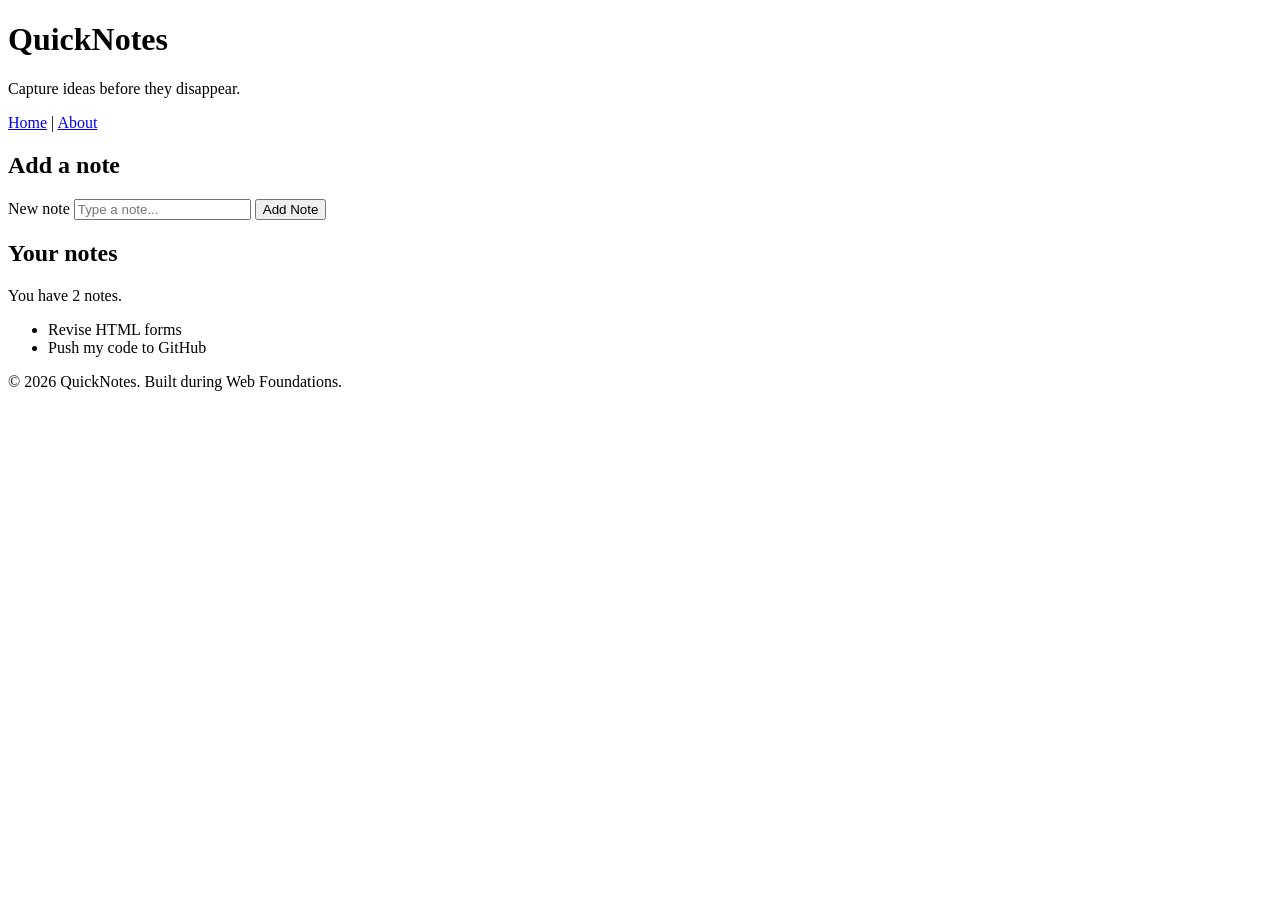
<file: day1/index.html>
<!DOCTYPE html>
<html lang="en">
  <head>
    <meta charset="UTF-8" />
    <meta name="viewport" content="width=device-width, initial-scale=1.0" />
    <title>QuickNotes - Home</title>
  </head>
  <body>
    <header>
      <h1>QuickNotes</h1>
      <p>Capture ideas before they disappear.</p>
      <nav>
        <a href="index.html">Home</a> |
        <a href="about.html">About</a>
      </nav>
    </header>

    <main>
      <section>
        <h2>Add a note</h2>
        <form id="note-form">
          <label for="note-input">New note</label>
          <input
            type="text"
            id="note-input"
            name="note"
            placeholder="Type a note..."
            required
          />
          <button type="submit">Add Note</button>
        </form>
      </section>

      <section>
        <h2>Your notes</h2>
        <p id="note-count">You have 2 notes.</p>
        <ul id="notes-list">
          <li>Revise HTML forms</li>
          <li>Push my code to GitHub</li>
        </ul>
      </section>
    </main>

    <footer>
      <p>&copy; 2026 QuickNotes. Built during Web Foundations.</p>
    </footer>
  </body>
</html>
</file>
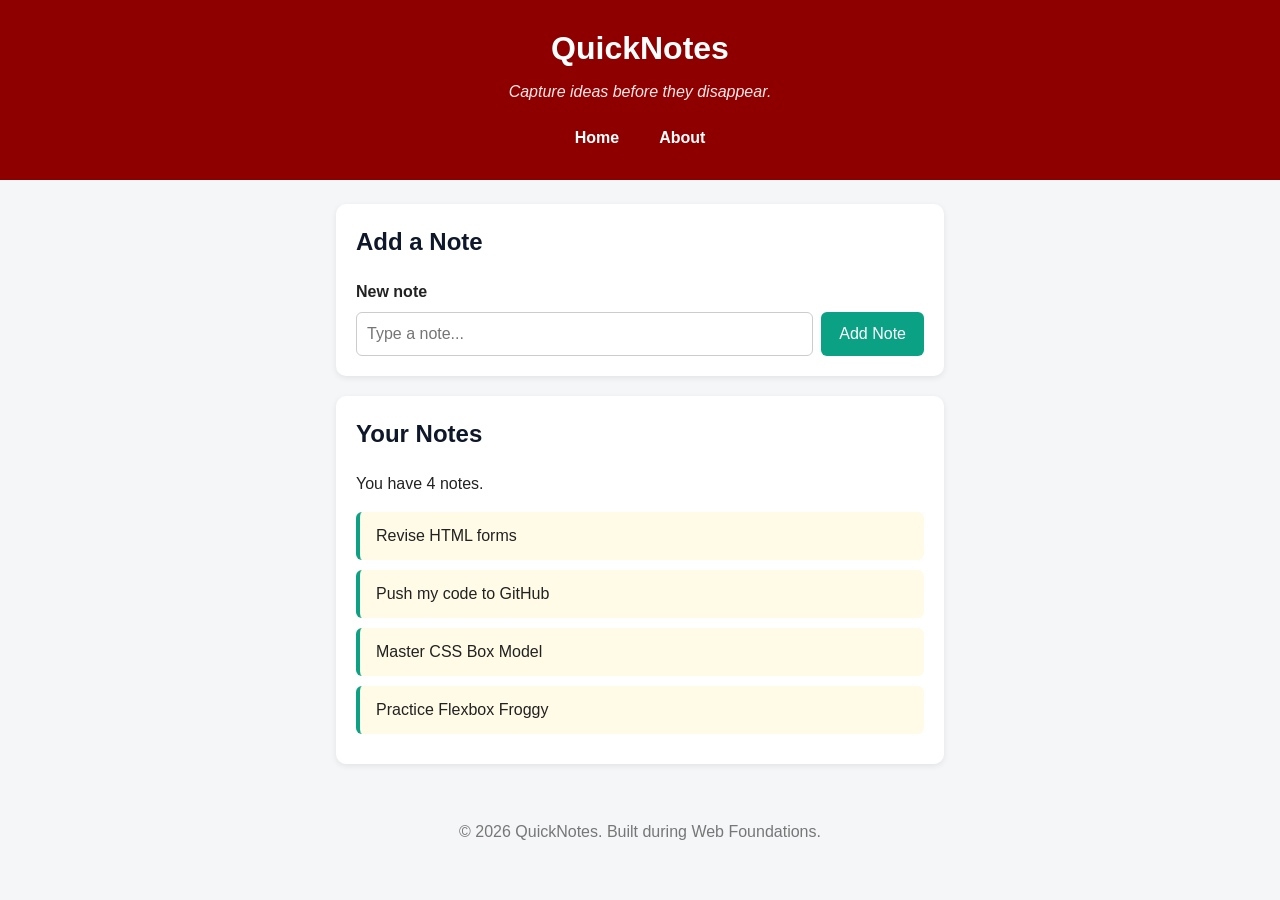
<file: day2/index.html>
<!DOCTYPE html>
<html lang="en">
  <head>
    <meta charset="UTF-8" />
    <meta name="viewport" content="width=device-width, initial-scale=1.0" />
    <title>QuickNotes - Home</title>
    <link rel="stylesheet" href="style.css" />
  </head>
  <body>
    <header>
      <h1>QuickNotes</h1>
      <p>Capture ideas before they disappear.</p>
      <nav>
        <a href="index.html">Home</a>
        <a href="about.html">About</a>
      </nav>
    </header>

    <main>
      <section>
        <h2>Add a Note</h2>
        <form id="note-form">
          <label for="note-input">New note</label>
          <input type="text" id="note-input" placeholder="Type a note..." />
          <button type="submit">Add Note</button>
        </form>
      </section>

      <section>
        <h2>Your Notes</h2>
        <p id="note-count">You have 4 notes.</p>
        <ul id="notes-list">
          <li class="note">Revise HTML forms</li>
          <li class="note">Push my code to GitHub</li>
          <li class="note">Master CSS Box Model</li>
          <li class="note">Practice Flexbox Froggy</li>
        </ul>
      </section>
    </main>

    <footer>
      <p>&copy; 2026 QuickNotes. Built during Web Foundations.</p>
    </footer>
  </body>
</html>
</file>
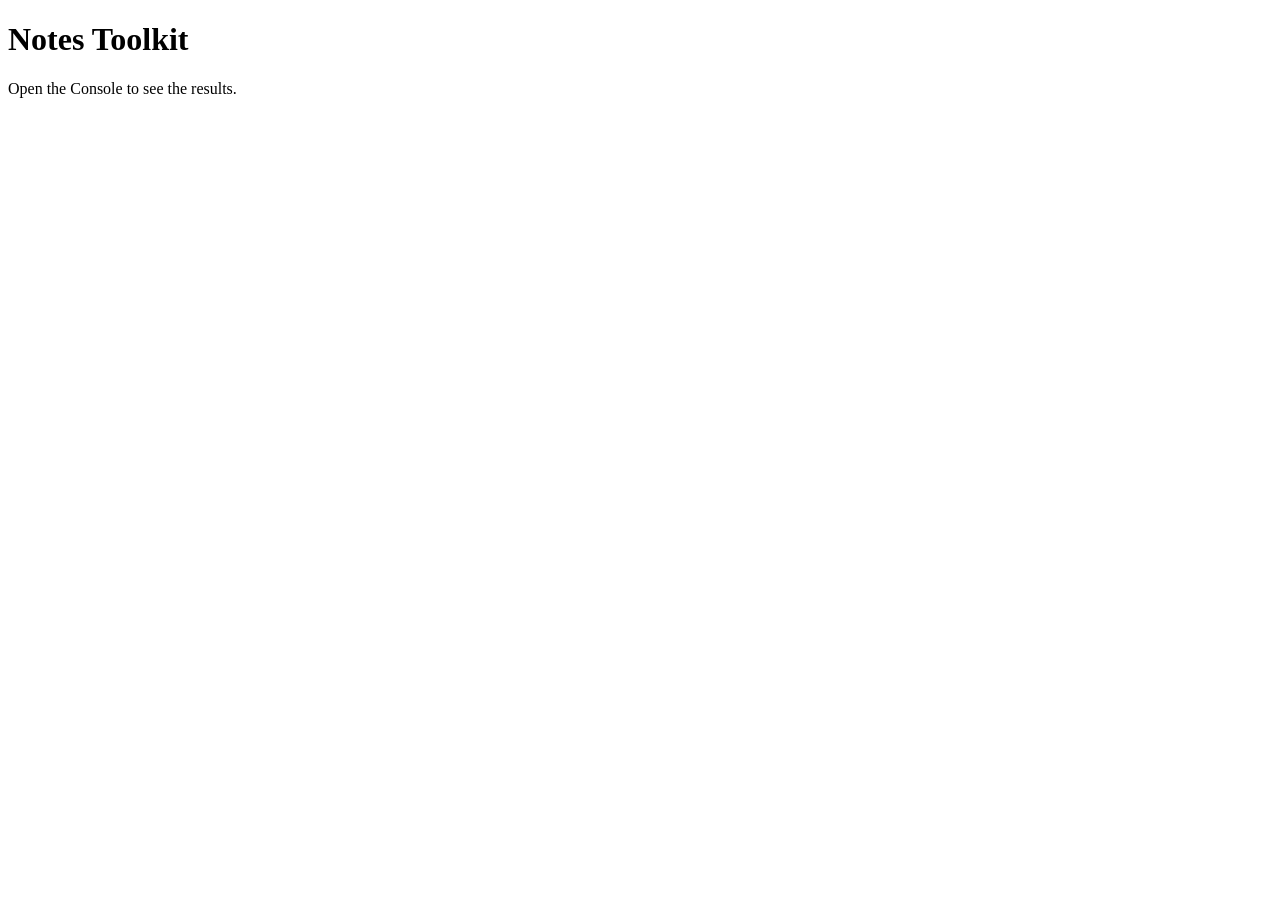
<file: day3/index.html>
<!DOCTYPE html>
<html lang="en">
<head>
  <meta charset="UTF-8" />
  <meta name="viewport" content="width=device-width, initial-scale=1.0" />
  <title>Notes Toolkit</title>
  <script src="script.js" defer></script>
</head>
<body>
  <h1>Notes Toolkit</h1>
  <p>Open the Console to see the results.</p>
</body>
</html>
</file>
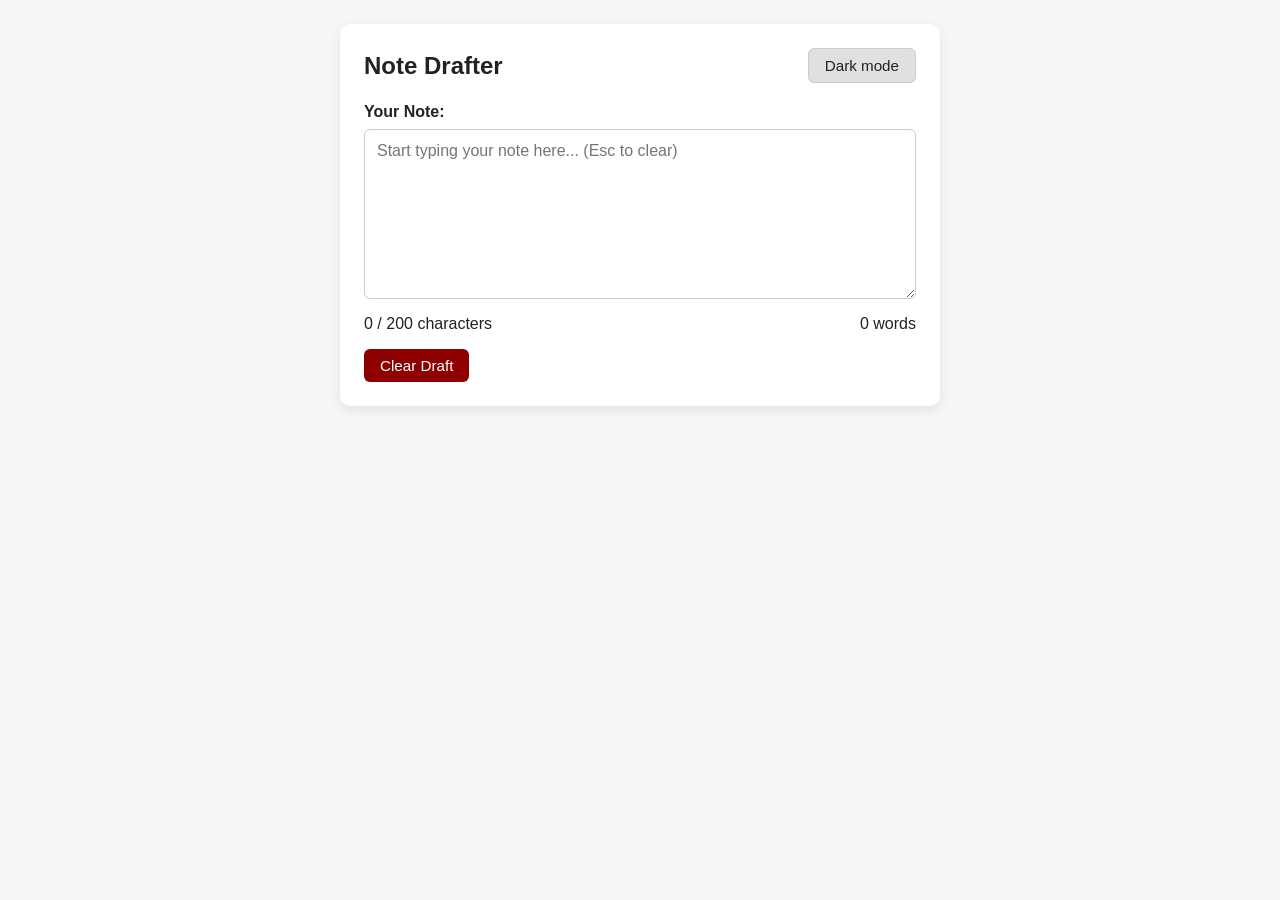
<file: day4/index.html>
<!DOCTYPE html>
<html lang="en">
  <head>
    <meta charset="UTF-8" />
    <meta name="viewport" content="width=device-width, initial-scale=1.0" />
    <title>Live Character Counter & Dark Mode</title>
    <link rel="stylesheet" href="style.css" />
    <script src="script.js" defer></script>
  </head>
  <body>
    <div class="container">
      <header>
        <h1>Note Drafter</h1>
        <button id="theme-toggle" type="button">Dark mode</button>
      </header>

      <main>
        <label for="note-text">Your Note:</label>
        <textarea
          id="note-text"
          rows="8"
          placeholder="Start typing your note here... (Esc to clear)"
        ></textarea>

        <div class="stats-panel">
          <p id="char-count">0 / 200 characters</p>
          <p id="word-count">0 words</p>
        </div>

        <button id="clear-btn" type="button">Clear Draft</button>
      </main>
    </div>
  </body>
</html>
</file>
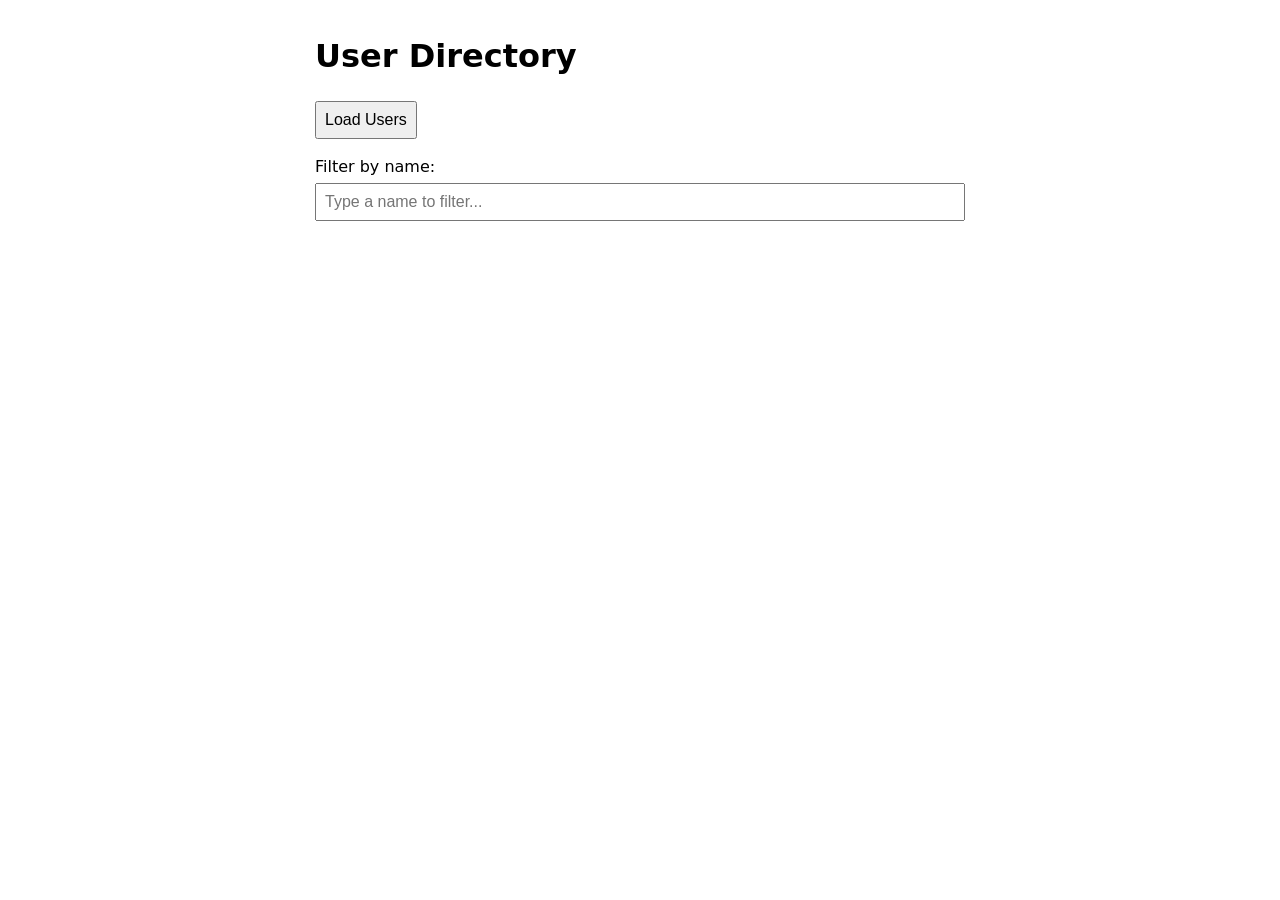
<file: day5/index.html>
<!DOCTYPE html>
<html lang="en">
<head>
  <meta charset="UTF-8" />
  <meta name="viewport" content="width=device-width, initial-scale=1.0" />
  <title>User Directory</title>
  <script src="users.js" defer></script>
  <style>
    body {
      font-family: system-ui, -apple-system, sans-serif;
      max-width: 650px;
      margin: 2rem auto;
      padding: 0 1rem;
      line-height: 1.5;
    }
    .controls {
      display: flex;
      flex-direction: column;
      gap: 1rem;
      margin-bottom: 1.5rem;
    }
    .input-group {
      display: flex;
      flex-direction: column;
      gap: 0.25rem;
    }
    input, button {
      padding: 0.5rem;
      font-size: 1rem;
    }
    button {
      cursor: pointer;
      align-self: flex-start;
    }
    ul#users-list {
      list-style-type: none;
      padding: 0;
    }
    ul#users-list li {
      border: 1px solid #ccc;
      border-radius: 6px;
      padding: 0.75rem 1rem;
      margin-bottom: 0.75rem;
      background-color: #fafafa;
    }
    ul#users-list li strong {
      display: block;
      font-size: 1.1rem;
      color: #222;
    }
    #status {
      font-weight: 500;
      color: #555;
    }
  </style>
</head>
<body>
  <h1>User Directory</h1>

  <div class="controls">
    <button id="load-users">Load Users</button>

    <div class="input-group">
      <label for="filter-input">Filter by name:</label>
      <input type="text" id="filter-input" placeholder="Type a name to filter..." />
    </div>
  </div>

  <p id="status"></p>
  <ul id="users-list"></ul>
</body>
</html>
</file>
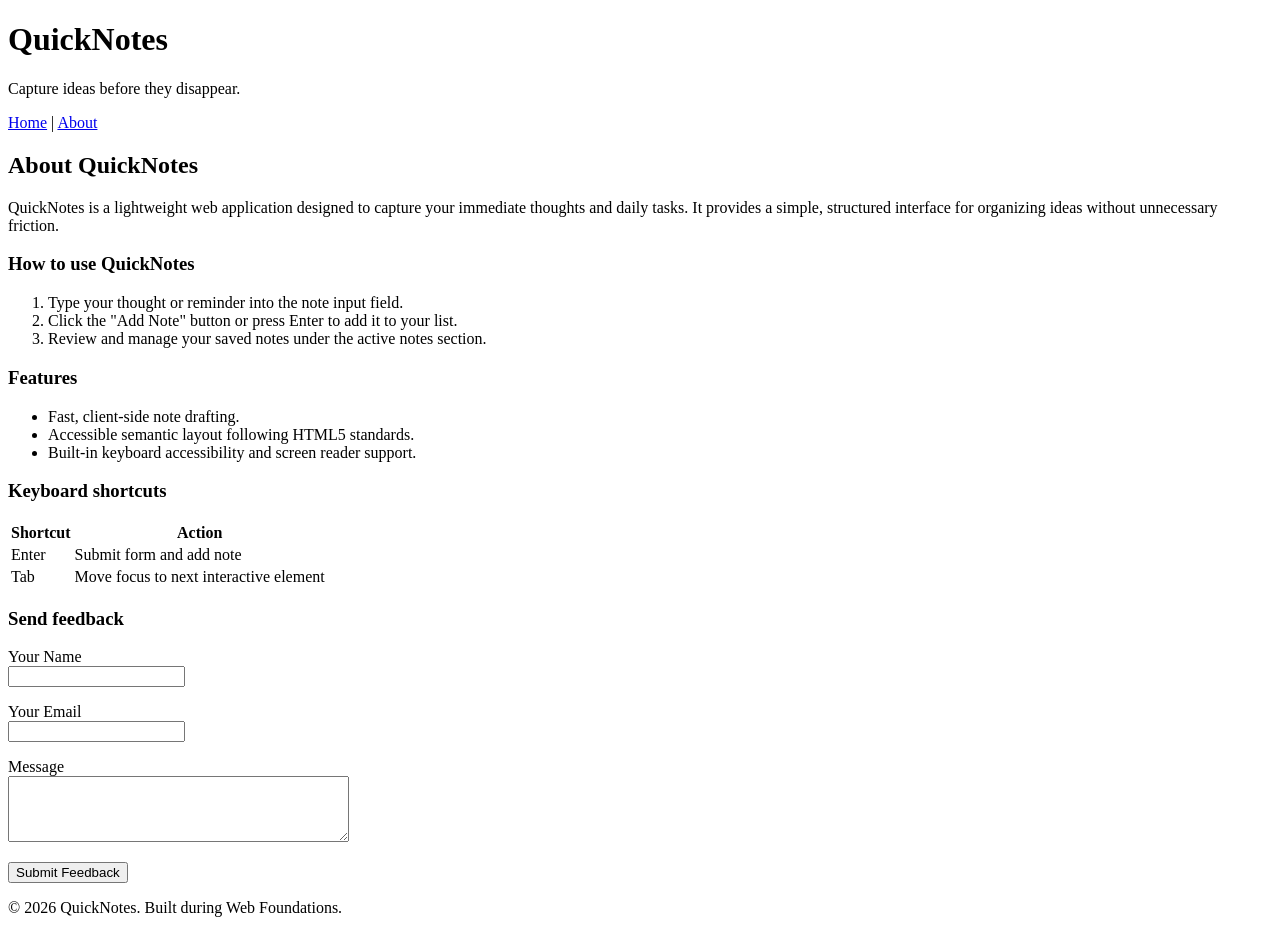
<file: day1/about.html>
<!DOCTYPE html>
<html lang="en">
  <head>
    <meta charset="UTF-8" />
    <meta name="viewport" content="width=device-width, initial-scale=1.0" />
    <title>QuickNotes - About</title>
  </head>
  <body>
    <header>
      <h1>QuickNotes</h1>
      <p>Capture ideas before they disappear.</p>
      <nav>
        <a href="index.html">Home</a> |
        <a href="about.html">About</a>
      </nav>
    </header>

    <main>
      <h2>About QuickNotes</h2>
      <p>
        QuickNotes is a lightweight web application designed to capture your immediate thoughts and daily tasks. It provides a simple, structured interface for organizing ideas without unnecessary friction.
      </p>

      <section>
        <h3>How to use QuickNotes</h3>
        <ol>
          <li>Type your thought or reminder into the note input field.</li>
          <li>Click the "Add Note" button or press Enter to add it to your list.</li>
          <li>Review and manage your saved notes under the active notes section.</li>
        </ol>
      </section>

      <section>
        <h3>Features</h3>
        <ul>
          <li>Fast, client-side note drafting.</li>
          <li>Accessible semantic layout following HTML5 standards.</li>
          <li>Built-in keyboard accessibility and screen reader support.</li>
        </ul>
      </section>

      <section>
        <h3>Keyboard shortcuts</h3>
        <table>
          <thead>
            <tr>
              <th>Shortcut</th>
              <th>Action</th>
            </tr>
          </thead>
          <tbody>
            <tr>
              <td>Enter</td>
              <td>Submit form and add note</td>
            </tr>
            <tr>
              <td>Tab</td>
              <td>Move focus to next interactive element</td>
            </tr>
          </tbody>
        </table>
      </section>

      <section>
        <h3>Send feedback</h3>
        <form id="feedback-form" action="#" method="post">
          <p>
            <label for="feedback-name">Your Name</label><br />
            <input type="text" id="feedback-name" name="name" required />
          </p>

          <p>
            <label for="feedback-email">Your Email</label><br />
            <input type="email" id="feedback-email" name="email" required />
          </p>

          <p>
            <label for="feedback-message">Message</label><br />
            <textarea
              id="feedback-message"
              name="message"
              rows="4"
              cols="40"
              required
            ></textarea>
          </p>

          <button type="submit">Submit Feedback</button>
        </form>
      </section>
    </main>

    <footer>
      <p>&copy; 2026 QuickNotes. Built during Web Foundations.</p>
    </footer>
  </body>
</html>
</file>
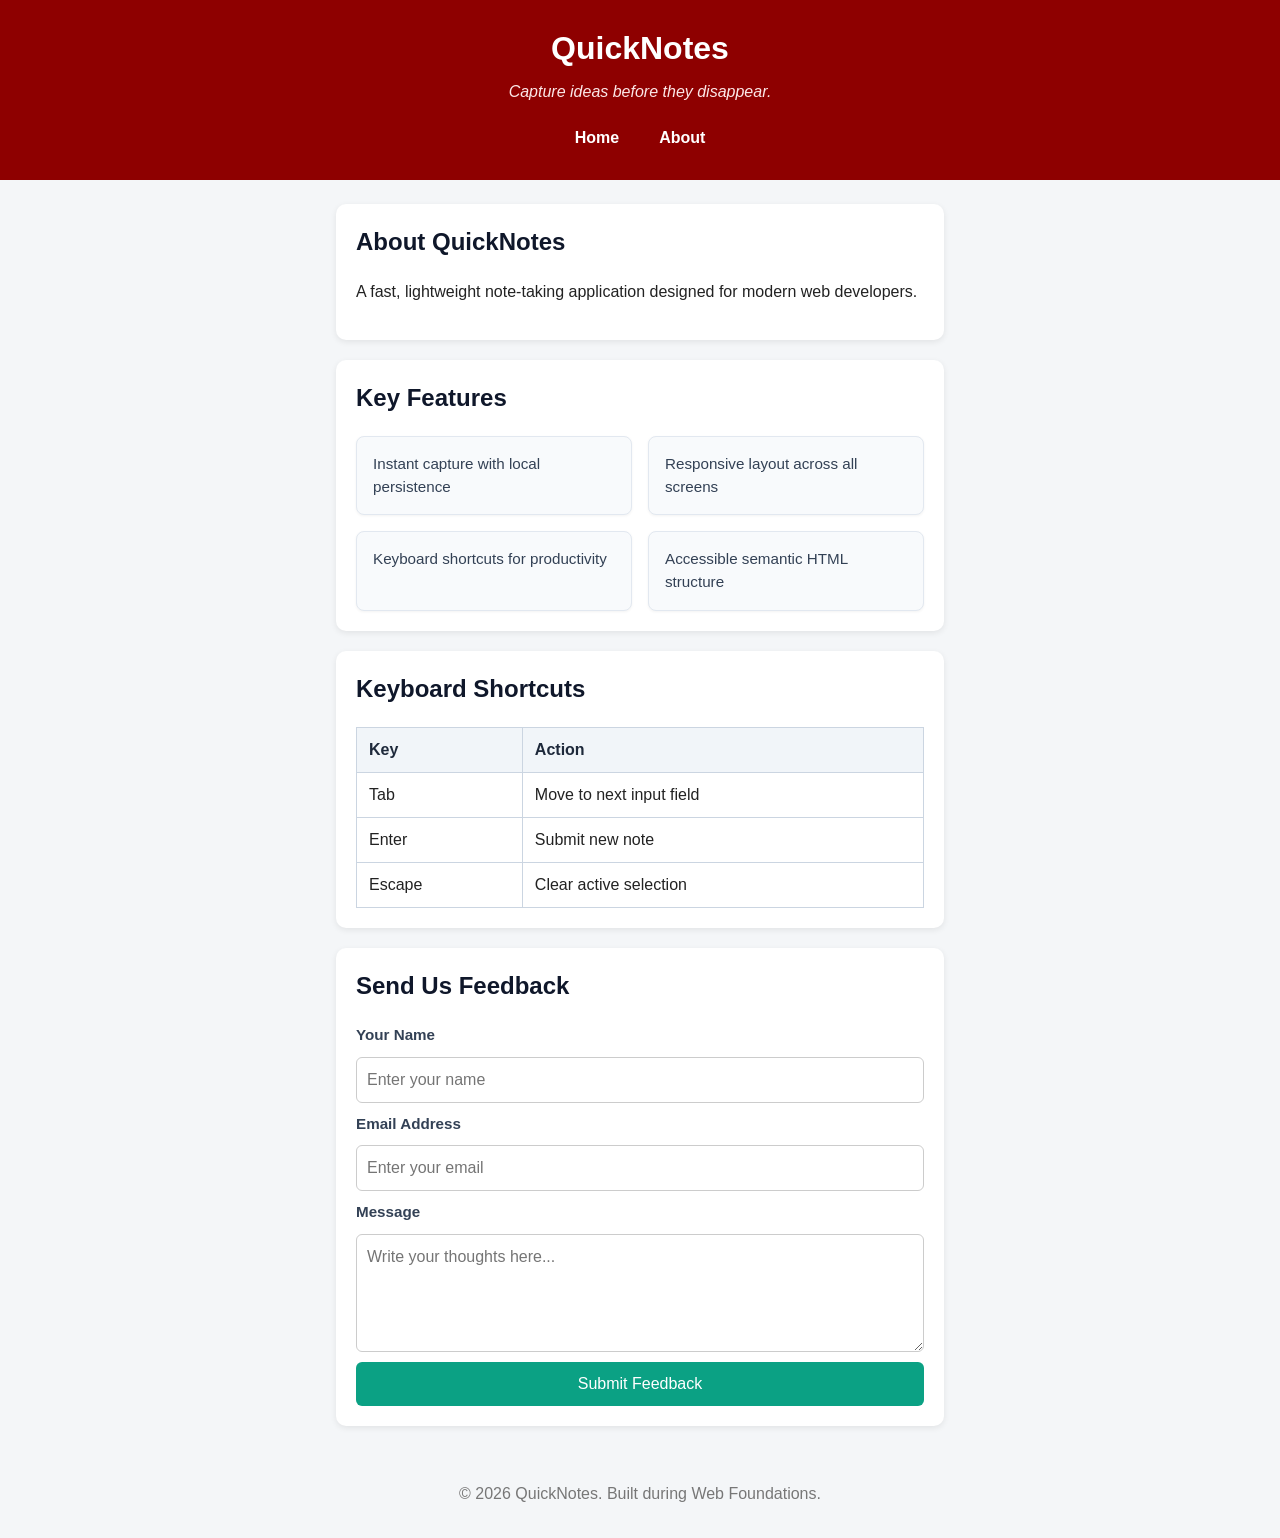
<file: day2/about.html>
<!DOCTYPE html>
<html lang="en">
  <head>
    <meta charset="UTF-8" />
    <meta name="viewport" content="width=device-width, initial-scale=1.0" />
    <title>QuickNotes - About</title>
    <link rel="stylesheet" href="style.css" />
  </head>
  <body>
    <header>
      <h1>QuickNotes</h1>
      <p>Capture ideas before they disappear.</p>
      <nav>
        <a href="index.html">Home</a>
        <a href="about.html">About</a>
      </nav>
    </header>

    <main>
      <section>
        <h2>About QuickNotes</h2>
        <p>A fast, lightweight note-taking application designed for modern web developers.</p>
      </section>

      <section>
        <h2>Key Features</h2>
        <ul class="features">
          <li>Instant capture with local persistence</li>
          <li>Responsive layout across all screens</li>
          <li>Keyboard shortcuts for productivity</li>
          <li>Accessible semantic HTML structure</li>
        </ul>
      </section>

      <section>
        <h2>Keyboard Shortcuts</h2>
        <table>
          <thead>
            <tr>
              <th>Key</th>
              <th>Action</th>
            </tr>
          </thead>
          <tbody>
            <tr>
              <td>Tab</td>
              <td>Move to next input field</td>
            </tr>
            <tr>
              <td>Enter</td>
              <td>Submit new note</td>
            </tr>
            <tr>
              <td>Escape</td>
              <td>Clear active selection</td>
            </tr>
          </tbody>
        </table>
      </section>

      <section>
        <h2>Send Us Feedback</h2>
        <form id="feedback-form">
          <label for="feedback-name">Your Name</label>
          <input type="text" id="feedback-name" placeholder="Enter your name" required />

          <label for="feedback-email">Email Address</label>
          <input type="email" id="feedback-email" placeholder="Enter your email" required />

          <label for="feedback-message">Message</label>
          <textarea id="feedback-message" rows="4" placeholder="Write your thoughts here..." required></textarea>

          <button type="submit">Submit Feedback</button>
        </form>
      </section>
    </main>

    <footer>
      <p>&copy; 2026 QuickNotes. Built during Web Foundations.</p>
    </footer>
  </body>
</html>
</file>
<file: day2/style.css>
/* 1. Universal Reset & Base Styles */
*,
*::before,
*::after {
  box-sizing: border-box;
}

body {
  margin: 0;
  font-family: "Segoe UI", Arial, sans-serif;
  background-color: #f4f6f8;
  color: #222222;
  line-height: 1.5;
}

/* 2. Header & Flexbox Navigation */
header {
  background-color: #8e0000;
  color: #ffffff;
  text-align: center;
  padding: 24px 16px;
}

header h1 {
  margin: 0 0 8px 0;
}

header p {
  margin: 0 0 16px 0;
  font-style: italic;
  color: #fce7e7;
}

nav {
  display: flex;
  justify-content: center;
  gap: 16px;
}

nav a {
  color: #ffffff;
  text-decoration: none;
  font-weight: 600;
  padding: 6px 12px;
  border-radius: 4px;
  transition: background-color 0.2s ease, color 0.2s ease;
}

nav a:hover {
  background-color: rgba(255, 255, 255, 0.2);
  color: #ffffff;
}

/* 3. Centered Main Layout */
main {
  max-width: 640px;
  margin: 24px auto;
  padding: 0 16px;
}

section {
  background-color: #ffffff;
  padding: 20px;
  border-radius: 10px;
  margin-bottom: 20px;
  box-shadow: 0 2px 6px rgba(0, 0, 0, 0.08);
}

section h2 {
  margin-top: 0;
  color: #0f172a;
}

/* 4. Notes Form (Home Page) */
#note-form {
  display: flex;
  gap: 8px;
  flex-wrap: wrap;
}

#note-form label {
  width: 100%;
  font-weight: bold;
}

#note-input {
  flex: 1;
  padding: 10px;
  border: 1px solid #ccc;
  border-radius: 6px;
  font-size: 1rem;
}

/* 5. Notes List (Home Page) */
#notes-list {
  list-style: none;
  padding: 0;
  margin: 0;
}

.note {
  background-color: #fffbe6;
  border-left: 4px solid #0ba184;
  padding: 12px 16px;
  margin-bottom: 10px;
  border-radius: 6px;
  transition: transform 0.2s ease, box-shadow 0.2s ease;
}

.note:hover {
  transform: translateY(-2px);
  box-shadow: 0 4px 6px -1px rgba(0, 0, 0, 0.1);
}

/* 6. Features Grid (About Page) */
ul.features {
  list-style: none;
  padding: 0;
  margin: 0;
  display: grid;
  grid-template-columns: repeat(auto-fit, minmax(180px, 1fr));
  gap: 16px;
}

ul.features li {
  background-color: #f8fafc;
  border: 1px solid #e2e8f0;
  border-radius: 8px;
  padding: 16px;
  font-size: 0.95rem;
  color: #334155;
  box-shadow: 0 1px 3px rgba(0, 0, 0, 0.05);
}

/* 7. Keyboard Shortcuts Table */
table {
  width: 100%;
  border-collapse: collapse;
  margin-top: 10px;
}

table th,
table td {
  border: 1px solid #cbd5e1;
  padding: 10px 12px;
  text-align: left;
}

table th {
  background-color: #f1f5f9;
  color: #1e293b;
  font-weight: 600;
}

/* 8. Feedback Form (Vertically Stacked, Full Width) */
#feedback-form {
  display: flex;
  flex-direction: column;
  gap: 10px;
}

#feedback-form label {
  font-weight: 600;
  color: #334155;
  font-size: 0.95rem;
}

#feedback-form input,
#feedback-form textarea {
  width: 100%;
  padding: 10px;
  border: 1px solid #ccc;
  border-radius: 6px;
  font: inherit;
  font-size: 1rem;
}

#feedback-form textarea {
  resize: vertical;
}

/* 9. Buttons with Hover Transitions */
button {
  background-color: #0ba184;
  color: #ffffff;
  border: none;
  padding: 10px 18px;
  border-radius: 6px;
  font: inherit;
  font-size: 1rem;
  cursor: pointer;
  transition: background-color 0.2s ease, transform 0.2s ease;
}

button:hover {
  background-color: #088a70;
  transform: translateY(-2px);
}

/* 10. Footer */
footer {
  text-align: center;
  color: #777777;
  padding: 16px;
}

/* 11. Responsive Media Query */
@media (max-width: 600px) {
  header {
    padding: 16px 12px;
  }

  header h1 {
    font-size: 1.5rem;
  }

  #note-form {
    flex-direction: column;
  }
}
</file>
<file: day4/style.css>
/* 1. CSS Variables on :root for Light Theme */
:root {
  --bg-color: #f4f6f8;
  --card-bg: #ffffff;
  --text-color: #222222;
  --border-color: #cccccc;
  --primary-color: #0ba184;
  --btn-bg: #e0e0e0;
  --btn-text: #222222;
  --shadow: rgba(0, 0, 0, 0.08);
}

/* 2. Redefine Variables for Dark Theme */
body.dark {
  --bg-color: #121212;
  --card-bg: #1e1e1e;
  --text-color: #e0e0e0;
  --border-color: #3d3d3d;
  --primary-color: #14b898;
  --btn-bg: #2d2d2d;
  --btn-text: #ffffff;
  --shadow: rgba(0, 0, 0, 0.4);
}

/* 3. Base styles */
*,
*::before,
*::after {
  box-sizing: border-box;
}

body {
  margin: 0;
  padding: 24px 16px;
  font-family: "Segoe UI", Arial, sans-serif;
  background-color: var(--bg-color);
  color: var(--text-color);
  transition: background-color 0.25s ease, color 0.25s ease;
}

.container {
  max-width: 600px;
  margin: 0 auto;
  background-color: var(--card-bg);
  padding: 24px;
  border-radius: 10px;
  box-shadow: 0 4px 12px var(--shadow);
  transition: background-color 0.25s ease, box-shadow 0.25s ease;
}

header {
  display: flex;
  justify-content: space-between;
  align-items: center;
  margin-bottom: 20px;
}

header h1 {
  margin: 0;
  font-size: 1.5rem;
}

label {
  display: block;
  font-weight: 600;
  margin-bottom: 8px;
}

textarea#note-text {
  width: 100%;
  padding: 12px;
  font-size: 1rem;
  font-family: inherit;
  border: 1px solid var(--border-color);
  border-radius: 6px;
  background-color: var(--card-bg);
  color: var(--text-color);
  resize: vertical;
  outline: none;
  transition: border-color 0.2s ease;
}

textarea#note-text:focus {
  border-color: var(--primary-color);
}

.stats-panel {
  display: flex;
  justify-content: space-between;
  align-items: center;
  margin: 12px 0 16px;
  font-weight: 500;
}

.stats-panel p {
  margin: 0;
}

/* 4. Warning and Over Threshold States */
.warning {
  color: #e67e22;
}

.over {
  color: #e74c3c;
  font-weight: bold;
}

/* 5. Buttons */
button {
  cursor: pointer;
  border: 1px solid var(--border-color);
  background-color: var(--btn-bg);
  color: var(--btn-text);
  padding: 8px 16px;
  border-radius: 6px;
  font-size: 0.95rem;
  transition: background-color 0.2s ease, transform 0.1s ease;
}

button:hover {
  filter: brightness(0.92);
}

#clear-btn {
  background-color: #8e0000;
  color: #ffffff;
  border: none;
}

#clear-btn:hover {
  background-color: #6b0000;
}
</file>
